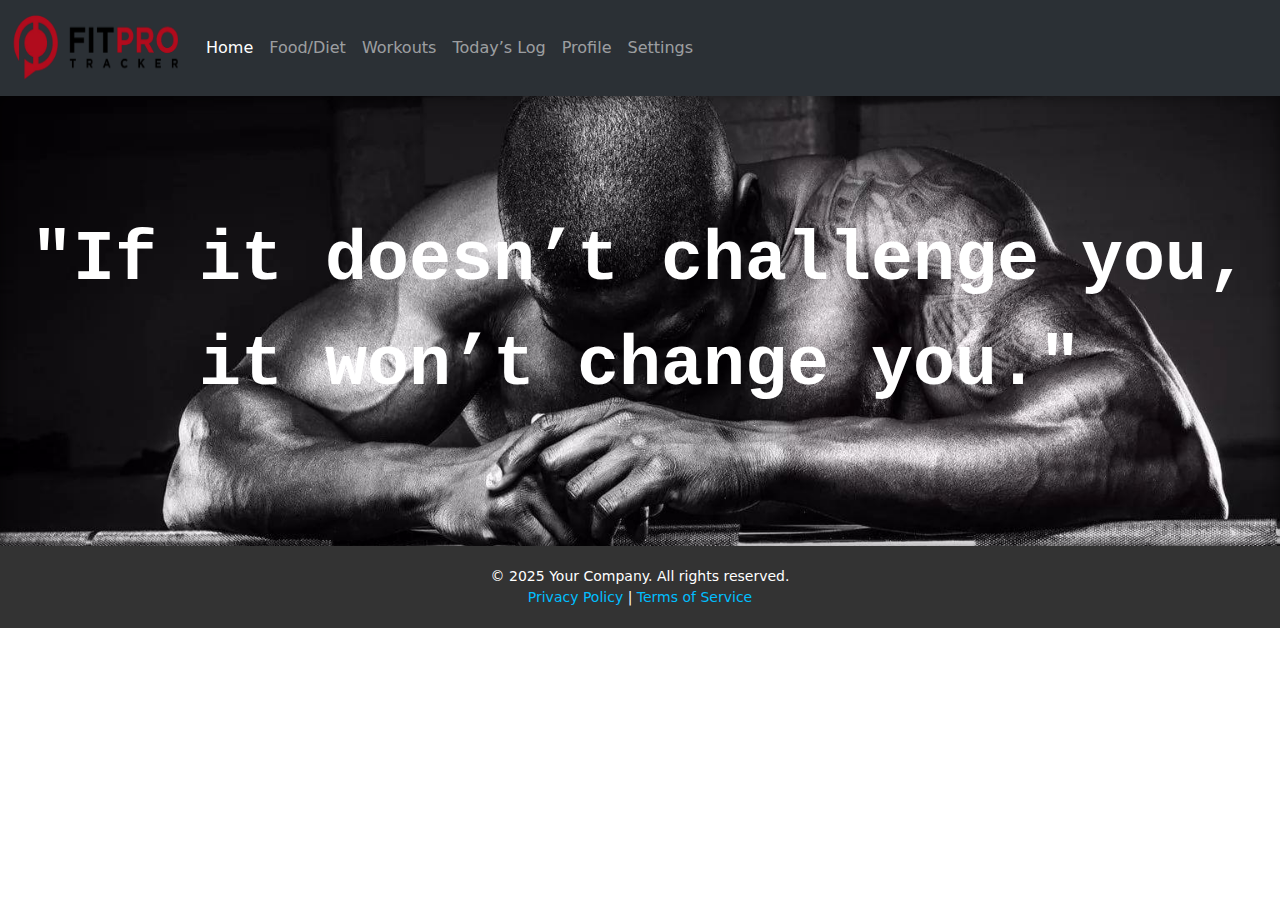
<file: index.html>
<!DOCTYPE html>
<html lang="en">
<head>
    <meta charset="UTF-8">
    <meta name="viewport" content="width=device-width, initial-scale=1.0">
    <title>Fitpro</title>
    <link rel="stylesheet" href="css/index.css">
    <link rel="stylesheet" href="css/styles.css">
    <link href="https://cdn.jsdelivr.net/npm/bootstrap@5.3.3/dist/css/bootstrap.min.css" rel="stylesheet" integrity="sha384-QWTKZyjpPEjISv5WaRU9OFeRpok6YctnYmDr5pNlyT2bRjXh0JMhjY6hW+ALEwIH" crossorigin="anonymous">

</head>
<body>
    <nav class="navbar navbar-expand-lg bg-body-tertiary" data-bs-theme="dark">
        <div class="container-fluid">
          <a class="navbar-brand" href="#"><img src="foto/logo.png" alt="logo" width="170px" height="70px"></a>
          <button class="navbar-toggler" type="button" data-bs-toggle="collapse" data-bs-target="#navbarSupportedContent" aria-controls="navbarSupportedContent" aria-expanded="false" aria-label="Toggle navigation">
            <span class="navbar-toggler-icon"></span>
          </button>
          <div class="collapse navbar-collapse" id="navbarSupportedContent">
            <ul class="navbar-nav me-auto mb-2 mb-lg-0">
              <li class="nav-item">
                <a class="nav-link active" aria-current="page" href="index.html">Home</a>
              </li>
              <li class="nav-item">
                <a class="nav-link" href="food.html">Food/Diet</a>
              </li>
              <li class="nav-item">
                <a class="nav-link" href="workouts.html">Workouts</a>
              </li>
              <li class="nav-item">
                <a class="nav-link" href="todays-log.html">Today’s Log</a>
              </li>
              <li class="nav-item">
                <a class="nav-link" href="profile.html">Profile</a>
              </li>
              <li class="nav-item">
                <a class="nav-link" href="settings.html">Settings</a>
              </li>
            </ul>
          </div>
        </div>
      </nav>

      <section class="hero">
        <p id="quote"></p>
      </section>
      <script src="js/index.js"></script>

      <footer>
        <p>&copy; 2025 Your Company. All rights reserved.</p>
        <p><a href="#">Privacy Policy</a> | <a href="#">Terms of Service</a></p>
    </footer>

</body>
</html>

<script src="https://cdn.jsdelivr.net/npm/bootstrap@5.3.3/dist/js/bootstrap.bundle.min.js" integrity="sha384-YvpcrYf0tY3lHB60NNkmXc5s9fDVZLESaAA55NDzOxhy9GkcIdslK1eN7N6jIeHz" crossorigin="anonymous"></script>   
<script src="https://cdn.jsdelivr.net/npm/@popperjs/core@2.11.8/dist/umd/popper.min.js" integrity="sha384-I7E8VVD/ismYTF4hNIPjVp/Zjvgyol6VFvRkX/vR+Vc4jQkC+hVqc2pM8ODewa9r" crossorigin="anonymous"></script>
<script src="https://cdn.jsdelivr.net/npm/bootstrap@5.3.3/dist/js/bootstrap.min.js" integrity="sha384-0pUGZvbkm6XF6gxjEnlmuGrJXVbNuzT9qBBavbLwCsOGabYfZo0T0to5eqruptLy" crossorigin="anonymous"></script>
</file>
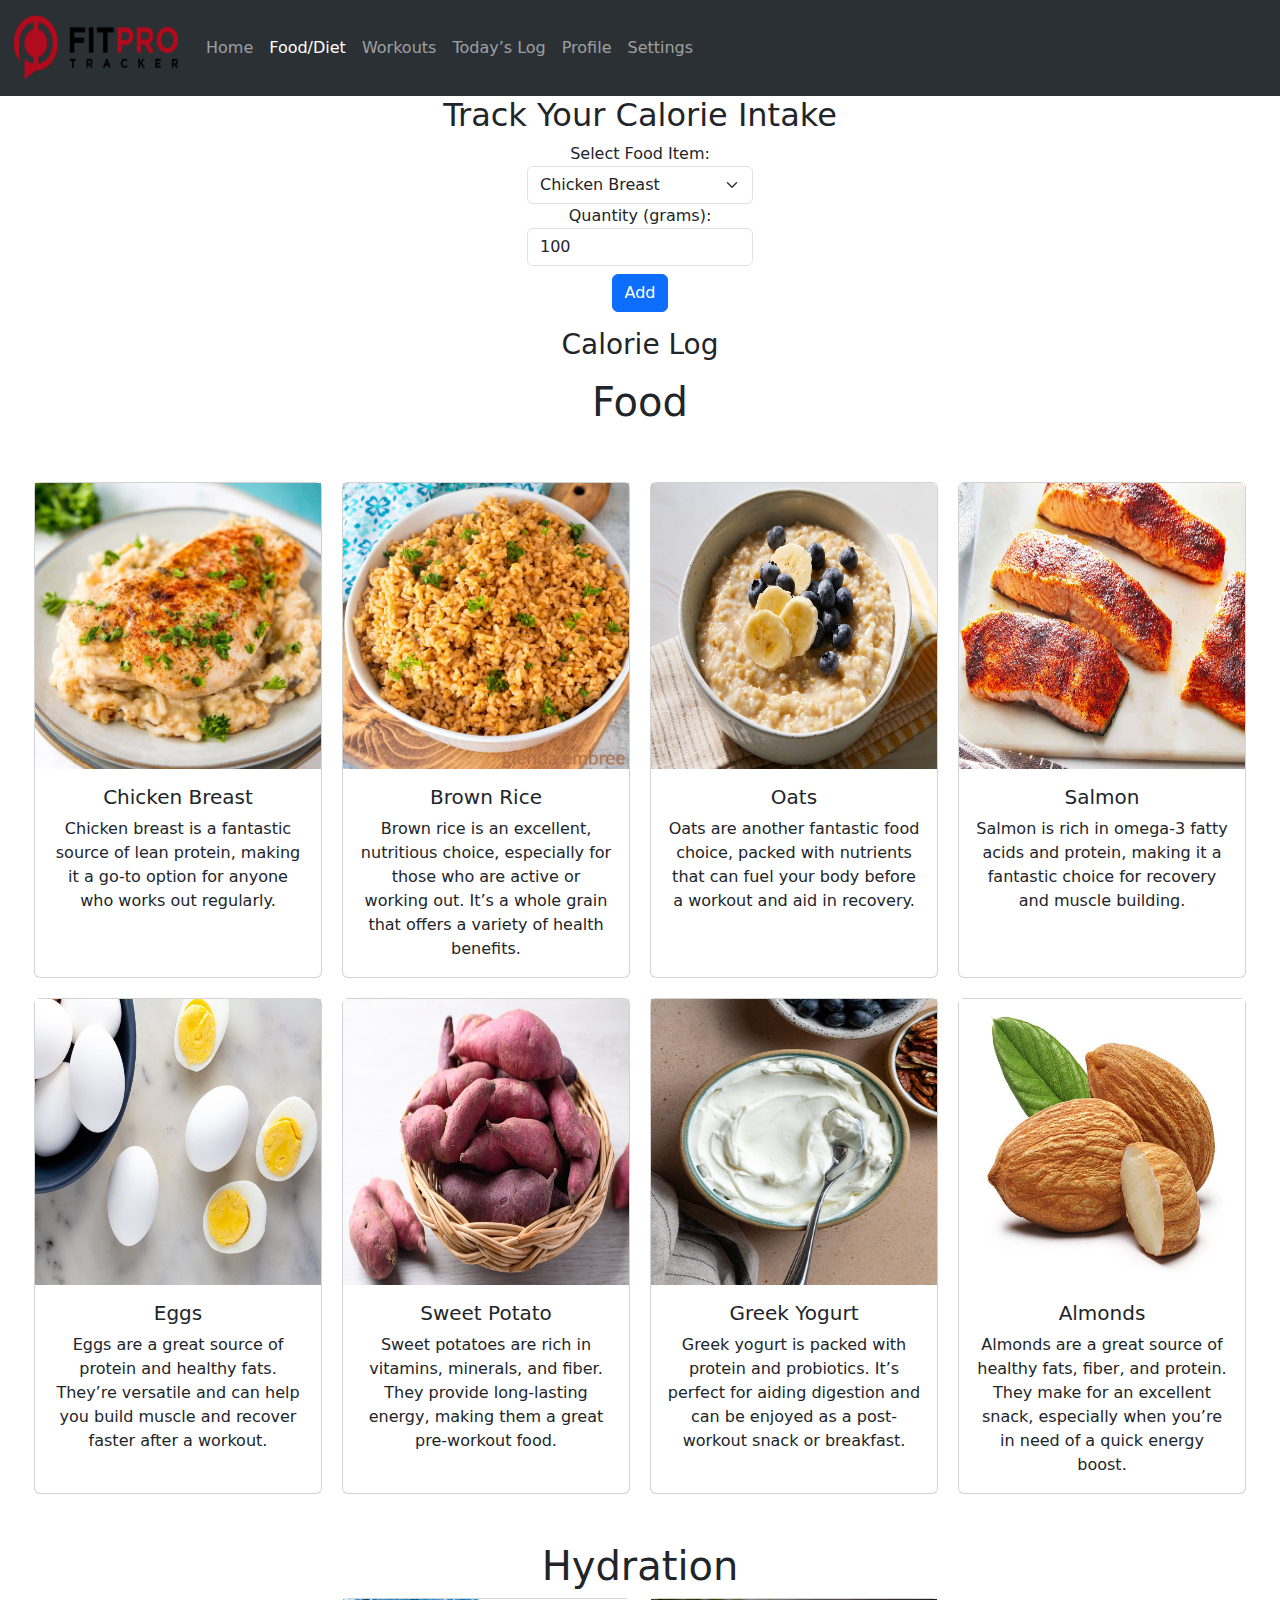
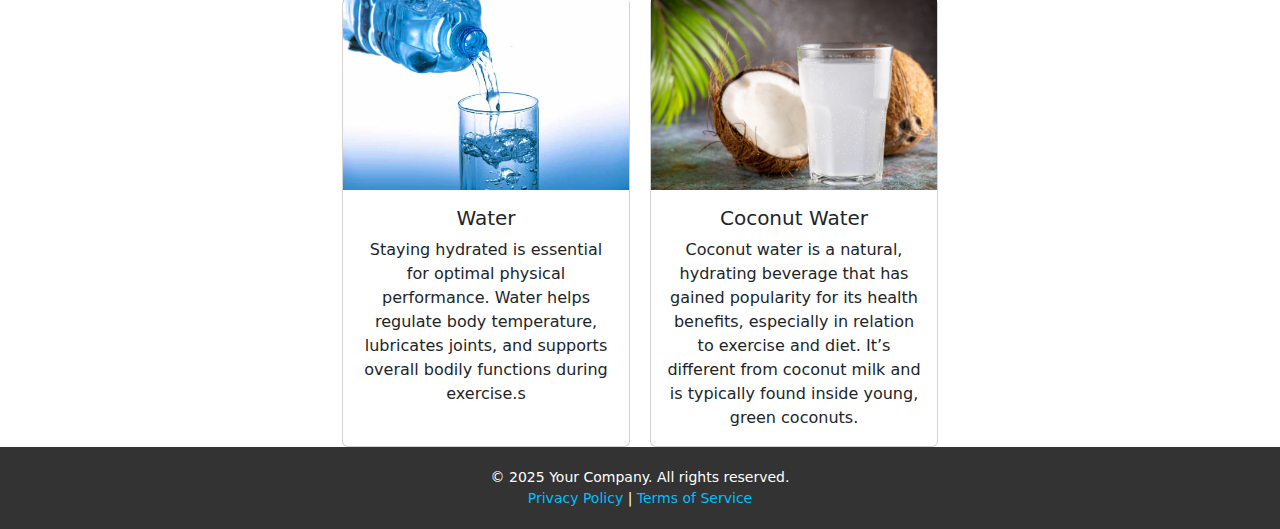
<file: food.html>
<!DOCTYPE html>
<html lang="en">
<head>
    <meta charset="UTF-8">
    <meta name="viewport" content="width=device-width, initial-scale=1.0">
    <title>Fitpro</title>
    <link rel="stylesheet" href="css/index.css">
    <link rel="stylesheet" href="css/styles.css">
    <link href="https://cdn.jsdelivr.net/npm/bootstrap@5.3.3/dist/css/bootstrap.min.css" rel="stylesheet" integrity="sha384-QWTKZyjpPEjISv5WaRU9OFeRpok6YctnYmDr5pNlyT2bRjXh0JMhjY6hW+ALEwIH" crossorigin="anonymous">

</head>
<body>
    <nav class="navbar navbar-expand-lg bg-body-tertiary" data-bs-theme="dark">
        <div class="container-fluid">
          <a class="navbar-brand" href="#"><img src="foto/logo.png" alt="logo" width="170px" height="70px"></a>
          <button class="navbar-toggler" type="button" data-bs-toggle="collapse" data-bs-target="#navbarSupportedContent" aria-controls="navbarSupportedContent" aria-expanded="false" aria-label="Toggle navigation">
            <span class="navbar-toggler-icon"></span>
          </button>
          <div class="collapse navbar-collapse" id="navbarSupportedContent">
            <ul class="navbar-nav me-auto mb-2 mb-lg-0">
              <li class="nav-item">
                <a class="nav-link" aria-current="page" href="index.html">Home</a>
              </li>
              <li class="nav-item">
                <a class="nav-link active" href="food.html">Food/Diet</a>
              </li>
              <li class="nav-item">
                <a class="nav-link" href="workouts.html">Workouts</a>
              </li>
              <li class="nav-item">
                <a class="nav-link" href="todays-log.html">Today’s Log</a>
              </li>
              <li class="nav-item">
                <a class="nav-link" href="profile.html">Profile</a>
              </li>
              <li class="nav-item">
                <a class="nav-link" href="settings.html">Settings</a>
              </li>
            </ul>
          </div>
        </div>
      </nav>

<div class="calorie-form" style="display: flex; justify-content: center; align-items: center; flex-direction: column; text-align: center;">
      <h2>Track Your Calorie Intake</h2>
      <form id="calorie-form">
          <label for="food-item">Select Food Item:</label>
          <select id="food-item" class="form-select">
              <option value="chicken-breast">Chicken Breast</option>
              <option value="brown-rice">Brown Rice</option>
              <option value="oats">Oats</option>
              <option value="salmon">Salmon</option>
              <option value="eggs">Eggs</option>
              <option value="sweet-potato">Sweet Potato</option>
              <option value="greek-yogurt">Greek Yogurt</option>
              <option value="almonds">Almonds</option>
          </select>
      
          <label for="quantity">Quantity (grams):</label>
          <input type="number" id="quantity" class="form-control" min="1" value="100">
      
          <button type="button" onclick="addCalorieIntake()" class="btn btn-primary mt-2">Add</button>
      </form>
      
      <div id="calories-log" class="mt-3">
          <h3>Calorie Log</h3>
          <ul id="log-list"></ul>
      </div>
      
      <script>
          function addCalorieIntake() {
              let foodItem = document.getElementById('food-item').value;
              let quantity = document.getElementById('quantity').value;
      
              
              let calories = 0;
              if (foodItem === 'chicken-breast') {
                  calories = 165 * (quantity / 100);
              } else if (foodItem === 'brown-rice') {
                  calories = 111 * (quantity / 100);
              } else if (foodItem === 'oats') {
                  calories = 68 * (quantity / 100);
              }
              else if (foodItem === 'salmon') {
                  calories = 180 * (quantity / 100);
                  }
                  else if (foodItem === 'eggs') {
                      calories = 70 * (quantity / 100);
                      }
                      else if (foodItem === 'sweet-potato') {
                          calories = 105 * (quantity / 100);
                          }
                          else if (foodItem === 'greek-yogurt') {
                              calories = 40 * (quantity / 100);
                              }
                              else if (foodItem === 'almonds') {
                                  calories = 280 * (quantity / 100);
                                  }
      
              let logList = document.getElementById('log-list');
              let newLogItem = document.createElement('li');
              newLogItem.textContent = `${foodItem.charAt(0).toUpperCase() + foodItem.slice(1)} - ${quantity}g - ${calories.toFixed(2)} calories`;
              logList.appendChild(newLogItem);
          }
      </script>
           
    </div>
      

      <div class="food" style="display: flex; justify-content: center; align-items: center; flex-direction: column; text-align: center;">
        <h1>Food</h1>
        <br><br>
        <div style="display: flex; justify-content: center; gap: 20px; flex-wrap: wrap;">
            <div class="card" style="width: 18rem;">
              <img src="foto/food1.jpg" alt="Chicken Breast">
              <div class="card-body">
                <h5 class="card-title">Chicken Breast</h5>
                <p class="card-text">Chicken breast is a fantastic source of lean protein, making it a go-to option for anyone who works out regularly.</p>
              </div>
            </div>
      
            <div class="card" style="width: 18rem;">
              <img src="foto/food2.jpg" alt="Brown Rice">
              <div class="card-body">
                <h5 class="card-title">Brown Rice</h5>
                <p class="card-text">Brown rice is an excellent, nutritious choice, especially for those who are active or working out. It’s a whole grain that offers a variety of health benefits.</p>
              </div>
            </div>
      
            <div class="card" style="width: 18rem;">
              <img src="foto/food3.jpg" alt="Oats" height="286px" width="286">
              <div class="card-body">
                <h5 class="card-title">Oats</h5>
                <p class="card-text">Oats are another fantastic food choice, packed with nutrients that can fuel your body before a workout and aid in recovery.</p>
              </div>
            </div>

            <div class="card" style="width: 18rem;">
                <img src="foto/food6.jpg" alt="Salmon" height="286px" width="286">
                <div class="card-body">
                    <h5 class="card-title">Salmon</h5>
                    <p class="card-text">Salmon is rich in omega-3 fatty acids and protein, making it a fantastic choice for recovery and muscle building.</p>
                </div>
            </div>

            <div class="card" style="width: 18rem;">
                <img src="foto/food7.jpg" alt="Eggs" height="286px" width="286">
                <div class="card-body">
                    <h5 class="card-title">Eggs</h5>
                    <p class="card-text">Eggs are a great source of protein and healthy fats. They’re versatile and can help you build muscle and recover faster after a workout.</p>
                </div>
            </div>
        
            <div class="card" style="width: 18rem;">
                <img src="foto/food8.jpg" alt="Sweet Potato" height="286px" width="286">
                <div class="card-body">
                    <h5 class="card-title">Sweet Potato</h5>
                    <p class="card-text">Sweet potatoes are rich in vitamins, minerals, and fiber. They provide long-lasting energy, making them a great pre-workout food.</p>
                </div>
            </div>
        
            <div class="card" style="width: 18rem;">
                <img src="foto/food9.jpg" alt="Greek Yogurt" height="286px" width="286">
                <div class="card-body">
                    <h5 class="card-title">Greek Yogurt</h5>
                    <p class="card-text">Greek yogurt is packed with protein and probiotics. It’s perfect for aiding digestion and can be enjoyed as a post-workout snack or breakfast.</p>
                </div>
            </div>
        
            <div class="card" style="width: 18rem;">
                <img src="foto/food10.jpg" alt="Almonds" height="286px" width="286">
                <div class="card-body">
                    <h5 class="card-title">Almonds</h5>
                    <p class="card-text">Almonds are a great source of healthy fats, fiber, and protein. They make for an excellent snack, especially when you’re in need of a quick energy boost.</p>
                </div>
            </div>
        </div>
      
        <br><br>
        <h1>Hydration</h1>

        <div style="display: flex; justify-content: center; gap: 20px; flex-wrap: wrap;">
          <div class="card" style="width: 18rem;">
            <img src="foto/food4.jpg" alt="Water">
            <div class="card-body">
              <h5 class="card-title">Water</h5>
              <p class="card-text">Staying hydrated is essential for optimal physical performance. Water helps regulate body temperature, lubricates joints, and supports overall bodily functions during exercise.s</p>
            </div>
          </div>

          <div class="card" style="width: 18rem;">
            <img src="foto/food5.jpg" alt="Water">
            <div class="card-body">
              <h5 class="card-title">Coconut Water</h5>
              <p class="card-text">Coconut water is a natural, hydrating beverage that has gained popularity for its health benefits, especially in relation to exercise and diet. It’s different from coconut milk and is typically found inside young, green coconuts.</p>
              
            </div>
          </div>
      </div>

      <footer>
        <p>&copy; 2025 Your Company. All rights reserved.</p>
        <p><a href="#">Privacy Policy</a> | <a href="#">Terms of Service</a></p>
    </footer>

</body>
</html>

<script src="https://cdn.jsdelivr.net/npm/bootstrap@5.3.3/dist/js/bootstrap.bundle.min.js" integrity="sha384-YvpcrYf0tY3lHB60NNkmXc5s9fDVZLESaAA55NDzOxhy9GkcIdslK1eN7N6jIeHz" crossorigin="anonymous"></script>   
<script src="https://cdn.jsdelivr.net/npm/@popperjs/core@2.11.8/dist/umd/popper.min.js" integrity="sha384-I7E8VVD/ismYTF4hNIPjVp/Zjvgyol6VFvRkX/vR+Vc4jQkC+hVqc2pM8ODewa9r" crossorigin="anonymous"></script>
<script src="https://cdn.jsdelivr.net/npm/bootstrap@5.3.3/dist/js/bootstrap.min.js" integrity="sha384-0pUGZvbkm6XF6gxjEnlmuGrJXVbNuzT9qBBavbLwCsOGabYfZo0T0to5eqruptLy" crossorigin="anonymous"></script>
</file>
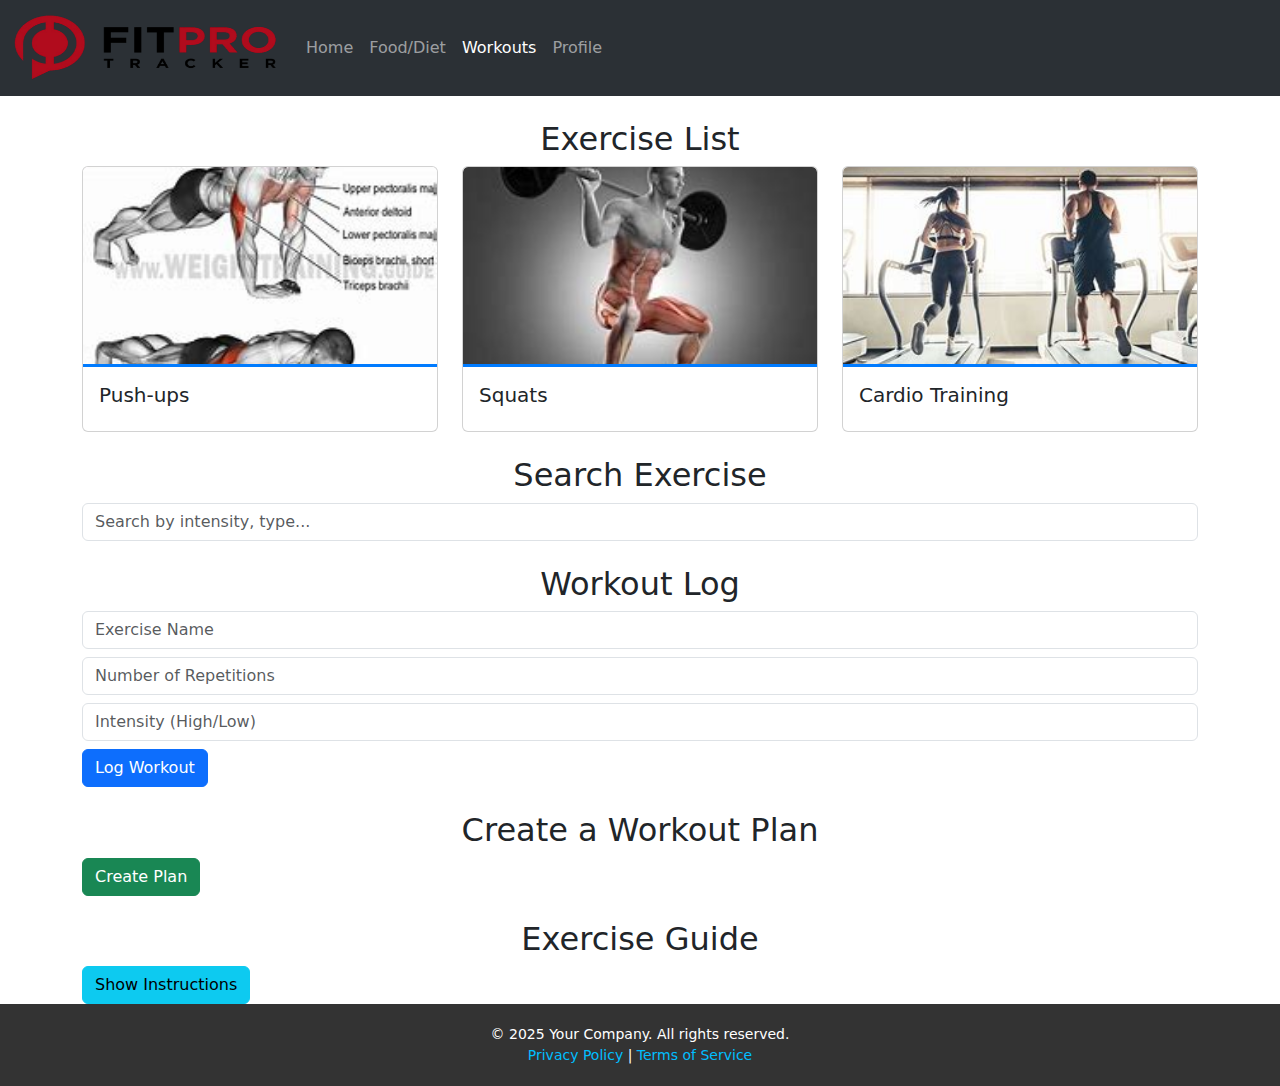
<file: workouts.html>
<!DOCTYPE html>
<html lang="en">
<head>
    <meta charset="UTF-8">
    <meta name="viewport" content="width=device-width, initial-scale=1.0">
    <link rel="stylesheet" href="css/workouts.css">
    <link rel="stylesheet" href="css/styles.css">
    <link href="https://cdn.jsdelivr.net/npm/bootstrap@5.3.3/dist/css/bootstrap.min.css" rel="stylesheet" integrity="sha384-QWTKZyjpPEjISv5WaRU9OFeRpok6YctnYmDr5pNlyT2bRjXh0JMhjY6hW+ALEwIH" crossorigin="anonymous">
    <title>Workouts</title>
</head>
<body>
    <nav class="navbar navbar-expand-lg bg-body-tertiary" data-bs-theme="dark">
        <div class="container-fluid">
          <a class="navbar-brand" href="#"><img src="foto/logo.png" alt="logo" width="270px" height="70px"></a>
          <button class="navbar-toggler" type="button" data-bs-toggle="collapse" data-bs-target="#navbarSupportedContent" aria-controls="navbarSupportedContent" aria-expanded="false" aria-label="Toggle navigation">
            <span class="navbar-toggler-icon"></span>
          </button>
          <div class="collapse navbar-collapse" id="navbarSupportedContent">
            <ul class="navbar-nav me-auto mb-2 mb-lg-0">
              <li class="nav-item">
                <a class="nav-link" aria-current="page" href="index.html">Home</a>
              </li>
              <li class="nav-item">
                <a class="nav-link" href="food.html">Food/Diet</a>
              </li>
              <li class="nav-item">
                <a class="nav-link active" href="workouts.html">Workouts</a>
              </li>
              <li class="nav-item">
                <a class="nav-link" href="profile.html">Profile</a>
              </li>
            </ul>
          </div>
        </div>
      </nav>




    <div class="container mt-4">
        <h2>Exercise List</h2>
        <div class="row">
            <div class="col-md-4">
                <div class="card">
                    <img src="foto/pushup.jpg" class="card-img-top" alt="Push-ups">
                    <div class="card-body">
                        <h5 class="card-title">Push-ups</h5>
                    </div>
                </div>
            </div>
            <div class="col-md-4">
                <div class="card">
                    <img src="foto/squats.jpg" class="card-img-top" alt="Squats">
                    <div class="card-body">
                        <h5 class="card-title">Squats</h5>
                    </div>
                </div>
            </div>
            <div class="col-md-4">
                <div class="card">
                    <img src="foto/cardio.jpg" class="card-img-top" alt="Cardio Training">
                    <div class="card-body">
                        <h5 class="card-title">Cardio Training</h5>
                    </div>
                </div>
            </div>
        </div>
    </div>

    <div class="container mt-4">
        <h2>Search Exercise</h2>
        <input type="text" id="search" class="form-control" placeholder="Search by intensity, type...">
    </div>

    <div class="container mt-4">
        <h2>Workout Log</h2>
        <form id="workoutForm">
            <input type="text" id="exerciseName" class="form-control mb-2" placeholder="Exercise Name">
            <input type="number" id="repetitions" class="form-control mb-2" placeholder="Number of Repetitions">
            <input type="text" id="intensity" class="form-control mb-2" placeholder="Intensity (High/Low)">
            <button type="button" class="btn btn-primary" onclick="validateExercises()">Log Workout</button>
            <small id="errorMsg" class="text-danger" style="display: none;">Invalid exercise! Use: Push-ups, Squats, or Cardio Training</small>
            <small id="intensityErrorMsg" class="text-danger" style="display: none;">Invalid intensity! Use: High or Low</small>
        </form>
    </div>

    <div class="container mt-4">
        <h2>Create a Workout Plan</h2>
        <button class="btn btn-success" data-bs-toggle="modal" data-bs-target="#planModal">Create Plan</button>
    </div>

    <div class="modal fade" id="planModal" tabindex="-1">
        <div class="modal-dialog">
            <div class="modal-content">
                <div class="modal-header">
                    <h5 class="modal-title">New Plan</h5>
                    <button type="button" class="btn-close" data-bs-dismiss="modal"></button>
                </div>
                <div class="modal-body">
                    <input type="text" class="form-control" placeholder="Plan Name">
                </div>
                <div class="modal-footer">
                    <button class="btn btn-primary" onclick="showMessage()">Save</button>
                </div>
            </div>
        </div>
    </div>

      <div class="container mt-4">
        <h2>Exercise Guide</h2>
        <button class="btn btn-info" onclick="guide()">Show Instructions</button>
        <div id="guide" class="mt-3" style="display:none;">
            <p>Watch exercise videos here.</p>
            <div class="accordion" id="accordionExample">
                <div class="accordion-item">
                  <h2 class="accordion-header">
                    <button class="accordion-button" type="button" data-bs-toggle="collapse" data-bs-target="#collapseOne" aria-expanded="true" aria-controls="collapseOne">
                        <a href="https://www.youtube.com/watch?v=MO10KOoQx5E">Push-ups</a>
                    </button>
                  </h2>
                  <div id="collapseOne" class="accordion-collapse collapse show" data-bs-parent="#accordionExample">
                    <div class="accordion-body">
                      <strong>Pushup.</strong> The push-up (press-up in British English) is a common calisthenics exercise beginning from the prone position. By raising and lowering the body using the arms, push-ups exercise the pectoral muscles, triceps, and anterior deltoids, with ancillary benefits to the rest of the deltoids, serratus anterior, coracobrachialis and the midsection as a whole.[1] Push-ups are a basic exercise used in civilian athletic training or physical education and commonly in military physical training.
                    </div>
                  </div>
                </div>
                <div class="accordion-item">
                  <h2 class="accordion-header">
                    <button class="accordion-button collapsed" type="button" data-bs-toggle="collapse" data-bs-target="#collapseTwo" aria-expanded="false" aria-controls="collapseTwo">
                        <a href="https://www.youtube.com/watch?v=gcNh17Ckjgg">Squats</a>
                    </button>
                  </h2>
                  <div id="collapseTwo" class="accordion-collapse collapse" data-bs-parent="#accordionExample">
                    <div class="accordion-body">
                      <strong>Squats.</strong> A squat is a strength exercise in which the trainee lowers their hips from a standing position and then stands back up. During the descent, the hip and knee joints flex while the ankle joint dorsiflexes; conversely the hip and knee joints extend and the ankle joint plantarflexes when standing up. Squats also help the hip muscles.
                    </div>
                  </div>
                </div>
                <div class="accordion-item">
                  <h2 class="accordion-header">
                    <button class="accordion-button collapsed" type="button" data-bs-toggle="collapse" data-bs-target="#collapseThree" aria-expanded="false" aria-controls="collapseThree">
                      <a href="https://www.youtube.com/watch?v=YvrKIQ_Tbsk">Cardio Training</a>
                    </button>
                  </h2>
                  <div id="collapseThree" class="accordion-collapse collapse" data-bs-parent="#accordionExample">
                    <div class="accordion-body">
                      <strong>Cardio Training.</strong> Cardio exercise, which is sometimes referred to as aerobic exercise, is any rhythmic activity that raises your heart rate into your target heart rate zone—such as boxing drills on a punching bag. This is the zone where you burn the most fat and calories.
                    </div>
                  </div>
                </div>
              </div>
        </div>
    </div> 

    <footer>
        <p>&copy; 2025 Your Company. All rights reserved.</p>
        <p><a href="#">Privacy Policy</a> | <a href="#">Terms of Service</a></p>
    </footer>

<script src="js/workouts.js"></script>
</body>
</html>
<script src="https://cdn.jsdelivr.net/npm/bootstrap@5.3.3/dist/js/bootstrap.bundle.min.js" integrity="sha384-YvpcrYf0tY3lHB60NNkmXc5s9fDVZLESaAA55NDzOxhy9GkcIdslK1eN7N6jIeHz" crossorigin="anonymous"></script>   
<script src="https://cdn.jsdelivr.net/npm/@popperjs/core@2.11.8/dist/umd/popper.min.js" integrity="sha384-I7E8VVD/ismYTF4hNIPjVp/Zjvgyol6VFvRkX/vR+Vc4jQkC+hVqc2pM8ODewa9r" crossorigin="anonymous"></script>
<script src="https://cdn.jsdelivr.net/npm/bootstrap@5.3.3/dist/js/bootstrap.min.js" integrity="sha384-0pUGZvbkm6XF6gxjEnlmuGrJXVbNuzT9qBBavbLwCsOGabYfZo0T0to5eqruptLy" crossorigin="anonymous"></script>
</file>
<file: css/index.css>
.hero {
    background: url('/foto/hero.jpg') no-repeat center center;
    background-attachment: fixed;
    background-size: cover;
    display: flex;
    flex-direction: column;
    justify-content: center;
    align-items: center;
    height: 50vh;
    color: white;
    text-align: center;
    padding: 5rem 1rem;
    position: relative;
    box-shadow: inset 0 0 15px rgba(0, 0, 0, 0.5);
  }

#quote{
    font-size: 70px;
    font-family: 'Courier New', Courier, monospace;
    font-weight: bold;
}
</file>
<file: css/styles.css>
footer {
    background-color: #333; /* Ngjyra e sfondit */
    color: white; /* Ngjyra e tekstit */
    padding: 20px; /* Hapësira rreth footer-it */
    text-align: center; /* Qendërson tekstin */
    position: relative;
    bottom: 0;
    width: 100%;
}

footer p {
    margin: 0;
    font-size: 14px;
}

footer a {
    color: #00bfff; /* Ngjyra e lidhjeve */
    text-decoration: none; /* Hiq linjat poshtë lidhjeve */
}

footer a:hover {
    text-decoration: underline; /* Nënvizimi i lidhjeve kur kalon miu */
}

/* Përgjigje për pajisje mobile */
@media (max-width: 600px) {
    footer {
        font-size: 12px; /* Ul madhësinë e fontit në ekrane të vogla */
    }
}
</file>
<file: css/workouts.css>
body {
    background-color: #6e5f5f;
    font-family: Arial, sans-serif;
}

.card {
    transition: transform 0.3s ease-in-out, box-shadow 0.3s ease-in-out;
    border-radius: 10px;
    overflow: hidden;
}

.card:hover {
    transform: scale(1.05);
    box-shadow: 0 8px 16px rgba(0, 0, 0, 0.2);
}

.card img {
    height: 200px;
    object-fit: cover;
    border-bottom: 3px solid #007bff;
}

h2 {
    color: #333;
    text-align: center;
    margin-bottom: 20px;
}

button {
    transition: all 0.3s ease;
}

button:hover {
    transform: scale(1.05);
}
</file>
